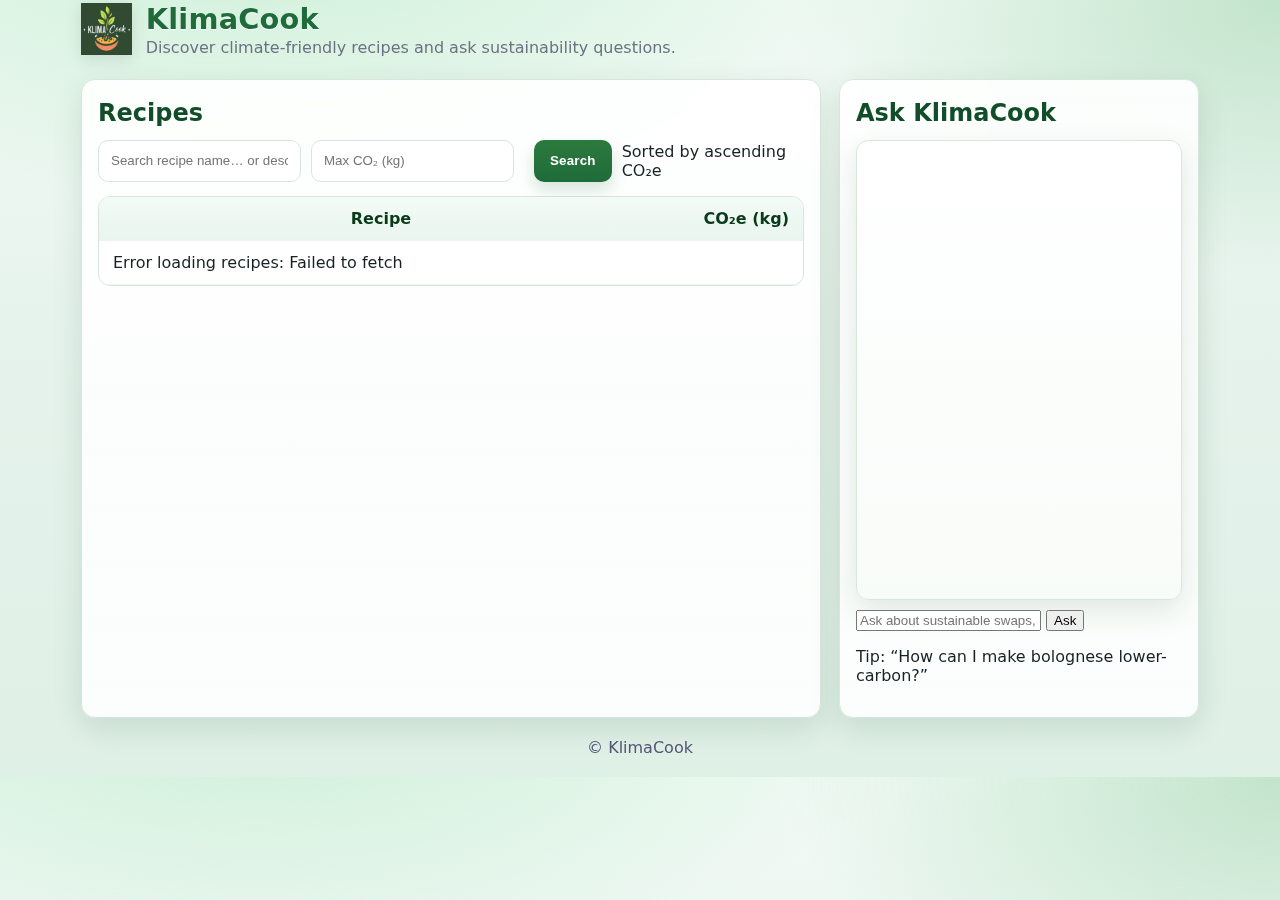
<file: frontend/index.html>
<!DOCTYPE html>
<html lang="en">
<head>
  <meta charset="UTF-8" />
  <meta name="viewport" content="width=device-width,initial-scale=1" />
  <title>KlimaCook – Sustainable Recipes</title>
  <link rel="stylesheet" href="./style.css" />
</head>
<body>
  <header class="shell topbar">
    <div class="brand">
      <img src="assets/logo.png" alt="KlimaCook" class="logo" />
      <div class="brand-text">
        <h1>KlimaCook</h1>
        <p class="sub">Discover climate-friendly recipes and ask sustainability questions.</p>
      </div>
    </div>
  </header>

  <main class="shell grid">
    <!-- LEFT: Recipes -->
    <section class="card">
      <h2>Recipes</h2>
      <div class="controls">
        <input id="search" placeholder="Search recipe name… or describe (e.g., 'ohne Fleisch, vegan')" />
        <input id="max" type="number" min="0" step="0.1" placeholder="Max CO₂ (kg)" />
               <label class="micro" style="display:inline-flex;align-items:center;gap:.4rem;">
          <!--input id="semantic" type="checkbox" >
          Semantic search/-->
        </label>
        <button id="btnSearch">Search</button>
        <!--button id="btnSearch">Search</button!-->
        <span class="hint">Sorted by ascending CO₂e</span>
      </div>

      <div class="table-wrap">
        <table class="table" id="recipesTable" aria-label="Recipes">
          <thead>
            <tr>
              <th scope="col">Recipe</th>
              <th scope="col" class="co2">CO₂e (kg)</th>
            </tr>
          </thead>
          <tbody id="recipesBody">
            <tr><td colspan="2" class="muted">Loading…</td></tr>
          </tbody>
        </table>
      </div>
    </section>

    <!-- RIGHT: Chat -->
    <section class="card">
      <h2>Ask KlimaCook</h2>
      <div id="chat" class="chat" aria-live="polite" aria-label="Chat messages"></div>
      <form id="chatForm" class="chat-form">
        <input id="chatInput" placeholder="Ask about sustainable swaps, meal ideas, etc." />
        <button type="submit">Ask</button>
      </form>
      <p class="micro">Tip: “How can I make bolognese lower-carbon?”</p>
    </section>
  </main>

  <!-- Modal -->
  <dialog id="modal">
    <article class="modal">
      <header>
        <h3 id="modalTitle">Recipe</h3>
        <button id="modalClose" aria-label="Close">✕</button>
      </header>
      <div id="modalBody" class="modal-body"></div>
    </article>
  </dialog>

  <footer class="shell micro muted">
    <span>© KlimaCook</span>
  </footer>

  <script src="./app.js"></script>
</body>
</html>
</file>
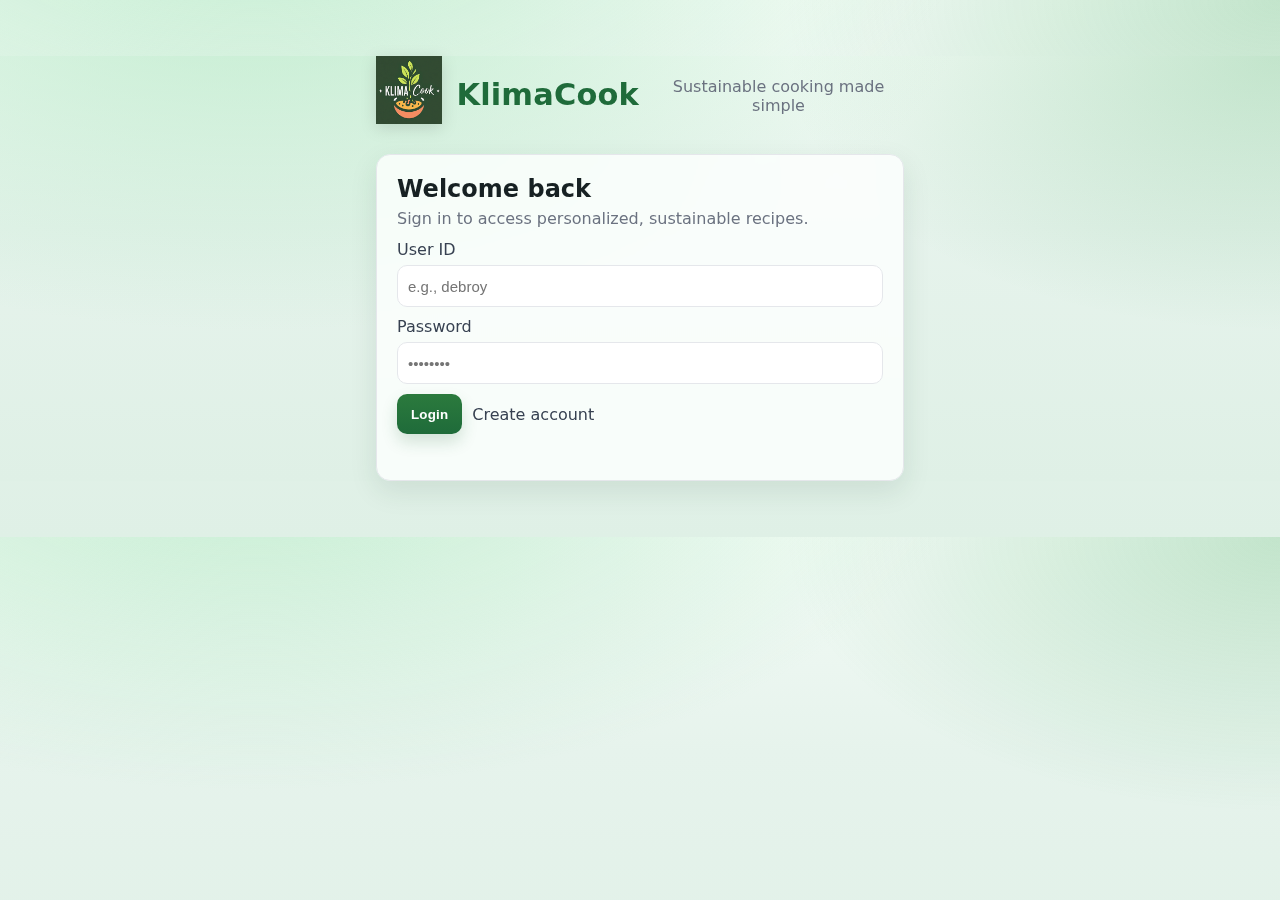
<file: frontend/login.html>
<!DOCTYPE html>
<html lang="en">
<head>
  <meta charset="UTF-8" />
  <meta name="viewport" content="width=device-width,initial-scale=1" />
  <title>KlimaCook – Login</title>
  <link rel="stylesheet" href="./style.css" />
  <style>
    /* Auth layout styling */
    .auth-shell { max-width: 560px; margin: 56px auto; padding: 0 16px; }
    .brand { text-align: center; margin-bottom: 22px; }

    /* Real KlimaCook logo */
    .brand img.logo-auth {
      width: 68px; height: 68px; object-fit: contain; margin-bottom: 8px;
      filter: drop-shadow(0 4px 8px rgba(0,0,0,.12));
    }

    .brand h1 {
      margin: 0;
      font-size: 1.9rem;
      color: #1f6b3a;
      letter-spacing: .2px;
      font-weight: 800;
    }

    .brand .sub { margin: 4px 0 0 0; color: #6b7280; }

    .auth-card {
      background: #ffffffcc;
      border: 1px solid #e5e7eb;
      border-radius: 14px;
      padding: 20px 20px 18px;
      box-shadow: 0 10px 28px rgba(16,63,36,.10);
      backdrop-filter: saturate(140%) blur(6px);
    }

    .row {
      display: flex;
      flex-direction: column;
      gap: 6px;
      margin: 10px 0;
    }

    .row label { color:#374151; font-weight: 500; }

    .row input {
      width: 100%;
      border: 1px solid #e5e7eb;
      border-radius: 10px;
      height: 42px;
      padding: 10px;
      font-size: 15px;
      outline: none;
      background: #fff;
      transition: box-shadow .15s ease, border-color .15s ease;
    }

    .row input:focus {
      border-color: #33a24e;
      box-shadow: 0 0 0 3px rgba(51,162,78,.15);
    }

    .actions {
      display: flex;
      align-items: center;
      gap: 10px;
      margin-top: 10px;
    }

    .btn {
      height: 40px;
      padding: 0 14px;
      border-radius: 10px;
      border: 0;
      cursor: pointer;
      font-weight: 600;
    }

    .btn[disabled] {
      opacity: .6;
      cursor: not-allowed;
    }

    .btn-primary {
      background: linear-gradient(180deg,#2b7a3d,#1f6b3a);
      color: #fff;
      box-shadow: 0 8px 16px rgba(31,107,58,.18);
      transition: all .2s ease;
    }

    .btn-primary:hover {
      filter: brightness(1.05);
      box-shadow: 0 10px 20px rgba(31,107,58,.22);
    }

    .muted { color: #6b7280; }
    .status { margin-top: 8px; min-height: 20px; }
    .back { text-decoration: none; color: #374151; }
    .back:hover { text-decoration: underline; }
  </style>
</head>
<body>
  <div class="auth-shell">
    <div class="brand">
      <!-- ✅ Updated logo -->
      <img src="assets/logo.png" alt="KlimaCook" class="logo-auth" onerror="this.style.display='none'">
      <h1>KlimaCook</h1>
      <p class="sub">Sustainable cooking made simple</p>
    </div>

    <div class="auth-card">
      <h2 style="margin:0 0 6px 0;">Welcome back</h2>
      <p class="muted" style="margin:0 0 12px 0">
        Sign in to access personalized, sustainable recipes.
      </p>

      <form id="loginForm">
        <div class="row">
          <label for="username">User ID</label>
          <input id="username" name="username" placeholder="e.g., debroy" required autocomplete="username" />
        </div>

        <div class="row">
          <label for="password">Password</label>
          <input id="password" name="password" type="password" placeholder="••••••••" required autocomplete="current-password" />
        </div>

        <div class="actions">
          <button id="btnLogin" type="submit" class="btn btn-primary">Login</button>
          <a class="back" href="./register.html">Create account</a>
        </div>

        <div id="status" class="status muted"></div>
      </form>
    </div>
  </div>

  <script src="./login.js"></script>
</body>
</html>
</file>
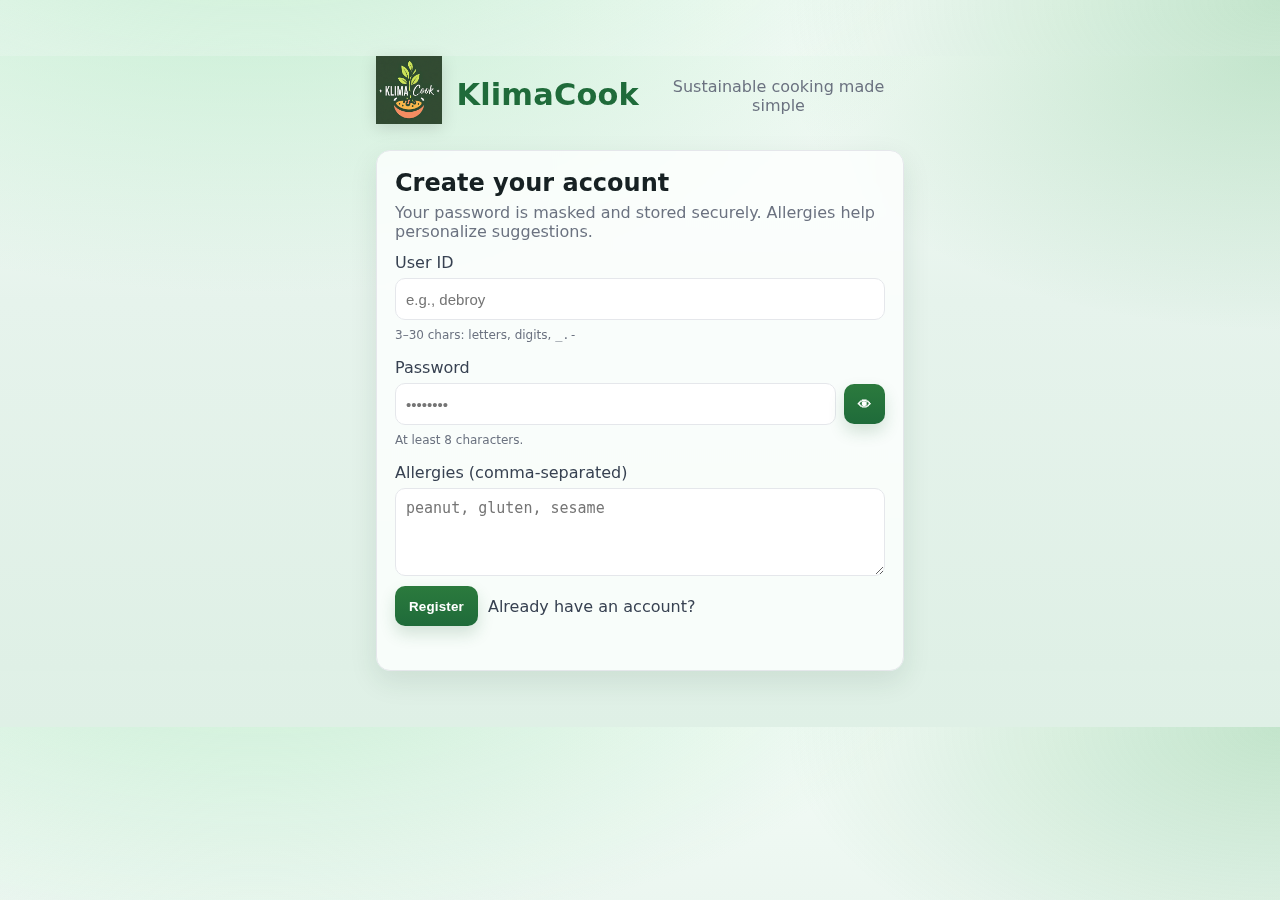
<file: frontend/register.html>
<!DOCTYPE html>
<html lang="en">
<head>
  <meta charset="UTF-8" />
  <meta name="viewport" content="width=device-width,initial-scale=1" />
  <title>KlimaCook – Create account</title>
  <link rel="stylesheet" href="./style.css" />
  <style>
    /* Auth page-only styles (kept small, won’t affect the rest) */
    .auth-shell { max-width: 560px; margin: 56px auto; padding: 0 16px; }
    .brand { text-align: center; margin-bottom: 18px; }

    /* Use the real KlimaCook logo */
    .brand img.logo-auth {
      width: 68px; height: 68px; object-fit: contain; margin-bottom: 8px;
      filter: drop-shadow(0 4px 8px rgba(0,0,0,.12));
    }

    .brand h1 { margin: 0; font-size: 1.9rem; color: #1f6b3a; letter-spacing: .2px; font-weight: 800; }
    .brand .sub { margin: 4px 0 0 0; color: #6b7280; }
    .auth-card {
      background: #ffffffcc; border: 1px solid #e5e7eb; border-radius: 14px;
      padding: 18px 18px 16px;
      box-shadow: 0 10px 28px rgba(16,63,36,.10);
      backdrop-filter: saturate(140%) blur(6px);
    }
    .row { display: flex; flex-direction: column; gap: 6px; margin: 10px 0; }
    .row label { color:#374151; font-weight: 500; }
    .row input, .row textarea {
      width: 100%;
      border: 1px solid #e5e7eb; border-radius: 10px; height: 42px; padding: 10px;
      font-size: 15px; outline: none; background: #fff;
    }
    .row textarea { height: 88px; resize: vertical; }
    .actions { display: flex; align-items: center; gap: 10px; margin-top: 8px; }
    .btn { height: 40px; padding: 0 14px; border-radius: 10px; border: 0; cursor: pointer; }
    .btn[disabled] { opacity: .6; cursor: not-allowed; }
    .btn-primary { background: linear-gradient(180deg,#2b7a3d,#1f6b3a); color: #fff; box-shadow: 0 8px 16px rgba(31,107,58,.18); }
    .muted { color: #6b7280; }
    .status { margin-top: 8px; min-height: 20px; }
    .back { text-decoration: none; color: #374151; }
    .back:hover { text-decoration: underline; }
    .inline { display:flex; align-items:center; gap:8px; }
    .hint { font-size: 12px; color:#6b7280; margin-top:2px; }
    .error { color:#b91c1c; font-size: 13px; }
    .success { color:#166534; }
  </style>
</head>
<body>
  <div class="auth-shell">
    <div class="brand">
      <!-- Updated logo path + class -->
      <img src="assets/logo.png" alt="KlimaCook" class="logo-auth" onerror="this.style.display='none'">
      <h1>KlimaCook</h1>
      <p class="sub">Sustainable cooking made simple</p>
    </div>

    <div class="auth-card">
      <h2 style="margin:0 0 6px 0;">Create your account</h2>
      <p class="muted" style="margin:0 0 12px 0">
        Your password is masked and stored securely. Allergies help personalize suggestions.
      </p>

      <form id="regForm" novalidate>
        <div class="row">
          <label for="username">User ID</label>
          <input
            id="username"
            name="username"
            placeholder="e.g., debroy"
            required
            autocomplete="username"
            pattern="^[a-zA-Z0-9_.-]{3,30}$"
          />
          <div class="hint">3–30 chars: letters, digits, <code>_.-</code></div>
          <div id="errUser" class="error" role="alert" aria-live="polite"></div>
        </div>

        <div class="row">
          <label for="password">Password</label>
          <div class="inline">
            <input
              id="password"
              name="password"
              type="password"
              placeholder="••••••••"
              required
              minlength="8"
              autocomplete="new-password"
            />
            <button id="togglePw" class="btn" type="button" aria-label="Show password">👁</button>
          </div>
          <div class="hint">At least 8 characters.</div>
          <div id="errPw" class="error" role="alert" aria-live="polite"></div>
        </div>

        <div class="row">
          <label for="allergies">Allergies (comma-separated)</label>
          <textarea id="allergies" name="allergies" placeholder="peanut, gluten, sesame"></textarea>
        </div>

        <div class="actions">
          <button id="btnSubmit" type="submit" class="btn btn-primary">Register</button>
          <a class="back" href="./login.html">Already have an account?</a>
        </div>

        <div id="status" class="status muted" aria-live="polite"></div>
      </form>
    </div>
  </div>

  <script src="./register.js"></script>
</body>
</html>
</file>
<file: frontend/style.css>
/* ==== Theme tokens ==== */
:root{
  --green-900:#0e3a1a;
  --green-700:#1f6b3a;
  --green-600:#2b7a3d;
  --green-500:#33a24e;
  --green-300:#a6e4b9;
  --ink:#172123;
  --muted:#6b7280;
  --bg:#e9f5ee;          /* base */
  --card:#ffffffcc;      /* translucent glass */
  --border:#d9e6dd;
  --shadow:0 10px 30px rgba(16,63,36,.12);
}

*{box-sizing:border-box}
html,body{
  margin:0;
  padding:0;
  color:var(--ink);
  font-family:system-ui,-apple-system,Segoe UI,Roboto,Inter,Arial,sans-serif;
  /* Lush green gradient background with subtle vignette */
  background:
    radial-gradient(1200px 600px at 20% -20%, rgba(166,228,185,.65), transparent 60%),
    radial-gradient(900px 500px at 100% 0%, rgba(51,162,78,.25), transparent 55%),
    linear-gradient(180deg, #f3fbf6 0%, #e6f3ec 40%, #dff0e6 100%);
}

/* Top bar / brand */
.topbar{
  padding:18px 16px 8px;
}
.brand{
  display:flex;
  align-items:center;
  gap:14px;
}
.logo{
  height:52px;
  width:auto;
  filter: drop-shadow(0 4px 8px rgba(0,0,0,.10));
}
.brand-text h1{
  margin:.1rem 0 .15rem 0;
  font-weight:800;
  letter-spacing:.2px;
  font-size:1.8rem;
  color:var(--green-700);
  text-shadow:0 1px 0 #fff;
}
.sub{margin:.1rem 0;color:var(--muted)}

/* Layout */
.shell{max-width:1150px;margin:0 auto;padding:0 16px 20px}
.grid{display:grid;grid-template-columns:1fr 360px;gap:18px}
@media (max-width:980px){.grid{grid-template-columns:1fr}}

/* Cards: glassmorphism */
.card{
  background:var(--card);
  border:1px solid var(--border);
  border-radius:14px;
  padding:16px;
  box-shadow:var(--shadow);
  backdrop-filter:saturate(140%) blur(6px);
}

/* Controls */
.controls{display:flex;gap:10px;align-items:center;margin:10px 0 14px}
.controls input{
  flex:1;
  border:1px solid var(--border);
  border-radius:10px;
  height:42px;
  padding:0 12px;
  background:#fff;
  transition:box-shadow .15s ease, border-color .15s ease;
}
.controls input:focus{
  outline:none;
  border-color:var(--green-500);
  box-shadow:0 0 0 3px rgba(51,162,78,.15);
}

/* Buttons */
.btn, .controls button{
  background:linear-gradient(180deg, var(--green-600), var(--green-700));
  color:#fff;
  border:0;
  border-radius:10px;
  height:42px;
  padding:0 16px;
  cursor:pointer;
  font-weight:600;
  letter-spacing:.2px;
  box-shadow:0 8px 16px rgba(31,107,58,.18);
  transition:transform .06s ease, box-shadow .2s ease, filter .2s ease;
}
.btn:hover, .controls button:hover{
  filter:saturate(110%);
  box-shadow:0 10px 20px rgba(31,107,58,.22);
}
.btn:active, .controls button:active{ transform:translateY(1px) }
.btn.secondary{
  background:linear-gradient(180deg, #e9f4ed, #dcebe2);
  color:#194d2c;
  border:1px solid #cfe3d7;
  box-shadow:0 6px 14px rgba(31,107,58,.08);
}

/* Table */
.table-wrap{overflow:auto;border-radius:12px;border:1px solid var(--border);background:#fff}
.table{width:100%;border-collapse:separate;border-spacing:0}
.table th,.table td{padding:12px 14px;border-bottom:1px solid #eef3ef}
.table thead th{
  background:linear-gradient(180deg,#f3fbf6,#e9f5ef);
  color:#0b3a1a;
  font-weight:700;
  position:sticky; top:0; z-index:1;
}
.table tbody tr:hover{background:#f8fbf9}
.table .co2{width:140px;text-align:right;font-variant-numeric:tabular-nums}

/* Section heading */
.card h2, .card h3{
  margin:.2rem 0 .8rem 0;
  font-weight:800;
  color:#124d2a;
}

/* Chat panel */
.chat{
  height:460px;
  overflow:auto;
  border:1px solid var(--border);
  border-radius:12px;
  padding:12px;
  background:linear-gradient(180deg, #ffffff, #f8fcf9);
  box-shadow:var(--shadow);
  margin-bottom:10px
}
.msg{display:flex;margin:8px 0}
.msg.you{justify-content:flex-end}
.bubble{
  max-width:78%;
  padding:10px 12px;
  border-radius:14px;
  border:1px solid #e6eee9;
  background:#fff;
  box-shadow:0 6px 14px rgba(0,0,0,.05);
}
.msg.you .bubble{
  background:linear-gradient(180deg,#f1fff6,#e6f8ed);
  border-color:#cfeadc;
}

/* Modal */
dialog::backdrop{background:rgba(0,0,0,.26)}
.modal{min-width:min(760px,92vw)}
.modal header{
  display:flex;align-items:center;justify-content:space-between;
  border-bottom:1px solid var(--border)
}
.modal header h3{margin:0;padding:12px 14px}
.modal header button{
  border:0;background:transparent;font-size:1.2rem;cursor:pointer;padding:10px 12px
}
.modal-body{padding:14px}

/* Badge + key/value list */
.badge{
  display:inline-block;background:#edfdf0;color:#0b3a1a;
  border:1px solid #cde9d2;border-radius:999px;padding:.25rem .6rem;
  font-size:.8rem;margin-left:.35rem
}
.kv{display:grid;grid-template-columns:170px 1fr;gap:8px}
.kv div{padding:4px 0;border-bottom:1px dashed #e8efe9}
.kv .k{color:#3b5c46}

/* Ingredients list */
ul.ing{margin:.5rem 0 0 1rem;padding:0}
ul.ing li{margin:3px 0}

/* Footer */
footer{padding:28px 16px;color:#557; text-align:center}

/* Tiny adjustments */
.table.small th, .table.small td { padding: 8px 10px; }

/* Recipe modal image */
.hero{
  width:100%;
  max-width:520px;
  height:auto;
  display:block;
  margin:0 auto 18px auto;
  border-radius:12px;
  object-fit:cover;
  box-shadow:0 12px 28px rgba(0,0,0,.12);
}

/* Light “card-inset” look for left and right columns */
main .card{
  background:linear-gradient(180deg, rgba(255,255,255,.92), rgba(255,255,255,.88));
}

/* Ingredients left, Method right inside the modal */
.modal-body .recipe-grid{
  display: grid;
  grid-template-columns: minmax(260px, 380px) 1fr;
  gap: 18px;
  align-items: start;
}

/* Stack on small screens */
@media (max-width: 900px){
  .modal-body .recipe-grid{ grid-template-columns: 1fr; }
}

/* Make the ingredients table hug the left */
.modal-body .table-wrap{ margin: 0; }
.modal-body .table{ width: 100%; }
.modal-body .table th, .modal-body .table td{ text-align: left; }
</file>
